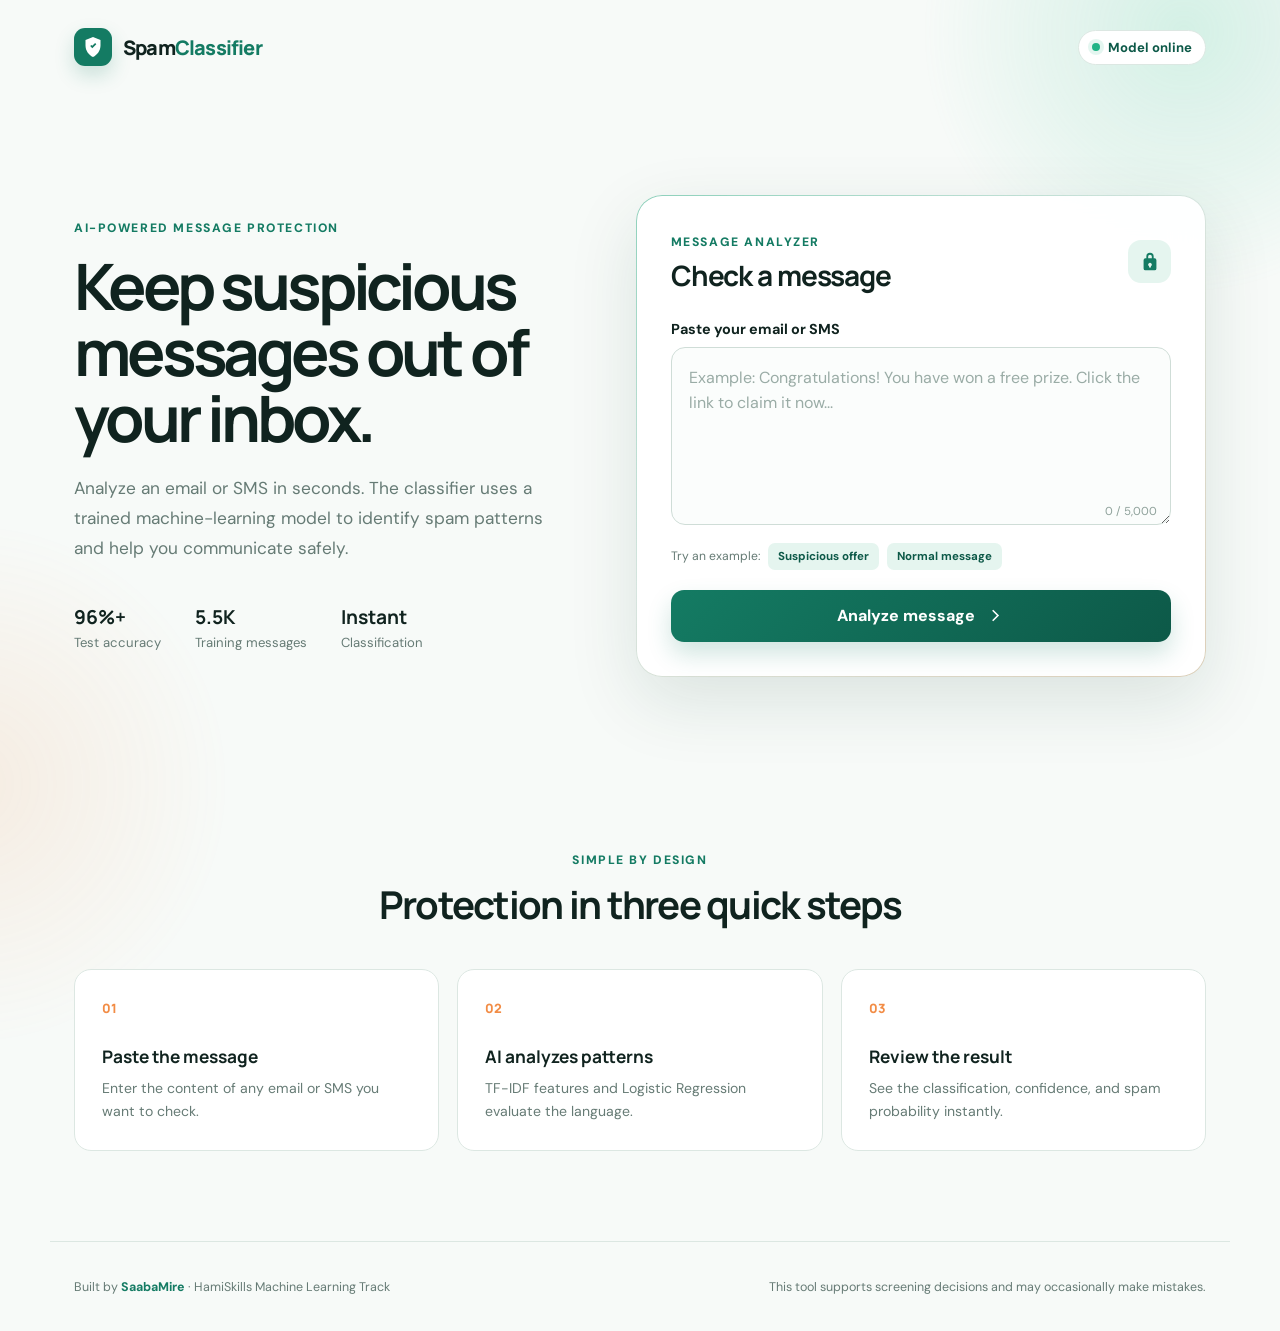
<file: docs/index.html>
<!doctype html>
<html lang="en">
  <head>
    <meta charset="UTF-8" />
    <meta name="viewport" content="width=device-width, initial-scale=1.0" />
    <meta name="description" content="Machine-learning spam email and message classification." />
    <title>Spam Email Classification</title>
    <link rel="preconnect" href="https://fonts.googleapis.com" />
    <link rel="preconnect" href="https://fonts.gstatic.com" crossorigin />
    <link href="https://fonts.googleapis.com/css2?family=DM+Sans:wght@400;500;600;700&family=Manrope:wght@600;700;800&display=swap" rel="stylesheet" />
    <link rel="stylesheet" href="style.css" />
  </head>
  <body>
    <div class="page-glow glow-one"></div>
    <div class="page-glow glow-two"></div>

    <header class="site-header">
      <a class="brand" href="/" aria-label="Spam Email Classification home">
        <span class="brand-icon" aria-hidden="true">
          <svg viewBox="0 0 24 24"><path d="M12 2 4.5 5v5.5c0 5 3.2 9.6 7.5 11.5 4.3-1.9 7.5-6.5 7.5-11.5V5L12 2Zm3.3 7.2-4 4-2.1-2.1 1.2-1.2.9.9 2.8-2.8 1.2 1.2Z"/></svg>
        </span>
        <span>Spam<span>Classifier</span></span>
      </a>
      <div class="status-pill"><span></span> Model online</div>
    </header>

    <main>
      <section class="hero">
        <div class="hero-copy">
          <div class="eyebrow">AI-powered message protection</div>
          <h1>Keep suspicious messages out of your inbox.</h1>
          <p class="hero-text">Analyze an email or SMS in seconds. The classifier uses a trained machine-learning model to identify spam patterns and help you communicate safely.</p>
          <div class="model-facts" aria-label="Model information">
            <div><strong>96%+</strong><span>Test accuracy</span></div>
            <div><strong>5.5K</strong><span>Training messages</span></div>
            <div><strong>Instant</strong><span>Classification</span></div>
          </div>
        </div>

        <div class="analyzer-card">
          <div class="card-heading">
            <div>
              <span class="step-label">Message analyzer</span>
              <h2>Check a message</h2>
            </div>
            <span class="lock-icon" aria-label="Private analysis">
              <svg viewBox="0 0 24 24"><path d="M17 8h-1V6a4 4 0 0 0-8 0v2H7a2 2 0 0 0-2 2v9a2 2 0 0 0 2 2h10a2 2 0 0 0 2-2v-9a2 2 0 0 0-2-2Zm-7-2a2 2 0 0 1 4 0v2h-4V6Zm3 10.7V18h-2v-1.3a2 2 0 1 1 2 0Z"/></svg>
            </span>
          </div>

          <form id="prediction-form">
            <label for="message">Paste your email or SMS</label>
            <div class="textarea-wrap">
              <textarea id="message" name="message" maxlength="5000" placeholder="Example: Congratulations! You have won a free prize. Click the link to claim it now..." required></textarea>
              <span id="character-count">0 / 5,000</span>
            </div>
            <div class="examples">
              <span>Try an example:</span>
              <button type="button" data-example="spam">Suspicious offer</button>
              <button type="button" data-example="ham">Normal message</button>
            </div>
            <button class="analyze-button" type="submit">
              <span class="button-label">Analyze message</span>
              <span class="spinner" aria-hidden="true"></span>
              <svg viewBox="0 0 24 24" aria-hidden="true"><path d="m9 18 6-6-6-6 1.4-1.4L17.8 12l-7.4 7.4L9 18Z"/></svg>
            </button>
          </form>

          <div id="error-message" class="error-message" role="alert"></div>

          <section id="result" class="result" aria-live="polite">
            <div class="result-top">
              <div id="result-icon" class="result-icon"></div>
              <div>
                <span>Classification</span>
                <h3 id="result-label"></h3>
              </div>
              <strong id="confidence"></strong>
            </div>
            <div class="probability-row">
              <div><span>Spam probability</span><strong id="spam-value"></strong></div>
              <div class="meter"><span id="spam-meter"></span></div>
            </div>
            <p id="result-guidance"></p>
          </section>
        </div>
      </section>

      <section class="how-it-works">
        <div class="section-heading">
          <span>Simple by design</span>
          <h2>Protection in three quick steps</h2>
        </div>
        <div class="feature-grid">
          <article>
            <span class="feature-number">01</span>
            <h3>Paste the message</h3>
            <p>Enter the content of any email or SMS you want to check.</p>
          </article>
          <article>
            <span class="feature-number">02</span>
            <h3>AI analyzes patterns</h3>
            <p>TF-IDF features and Logistic Regression evaluate the language.</p>
          </article>
          <article>
            <span class="feature-number">03</span>
            <h3>Review the result</h3>
            <p>See the classification, confidence, and spam probability instantly.</p>
          </article>
        </div>
      </section>
    </main>

    <footer>
      <p>Built by <a href="https://github.com/SaabaMire" target="_blank" rel="noreferrer">SaabaMire</a> · HamiSkills Machine Learning Track</p>
      <p>This tool supports screening decisions and may occasionally make mistakes.</p>
    </footer>

    <script src="app.js"></script>
  </body>
</html>
</file>
<file: docs/style.css>
:root {
  --ink: #10231f;
  --muted: #667b75;
  --paper: #f7faf8;
  --card: rgba(255, 255, 255, 0.94);
  --line: #dce7e2;
  --green: #147b63;
  --green-dark: #0d5948;
  --green-soft: #e5f5ef;
  --orange: #f28c45;
  --danger: #d9534f;
  --shadow: 0 24px 70px rgba(19, 65, 53, 0.12);
}

* { box-sizing: border-box; }

body {
  margin: 0;
  min-height: 100vh;
  color: var(--ink);
  background: var(--paper);
  font-family: "DM Sans", sans-serif;
  overflow-x: hidden;
}

button, textarea { font: inherit; }

.page-glow {
  position: fixed;
  width: 34rem;
  height: 34rem;
  border-radius: 999px;
  filter: blur(2px);
  pointer-events: none;
  z-index: -1;
}

.glow-one { top: -15rem; right: -11rem; background: radial-gradient(circle, rgba(91, 206, 166, .22), transparent 68%); }
.glow-two { top: 32rem; left: -19rem; background: radial-gradient(circle, rgba(242, 140, 69, .12), transparent 68%); }

.site-header {
  max-width: 1180px;
  margin: 0 auto;
  padding: 28px 24px;
  display: flex;
  align-items: center;
  justify-content: space-between;
}

.brand {
  display: flex;
  align-items: center;
  gap: 11px;
  color: var(--ink);
  text-decoration: none;
  font-family: "Manrope", sans-serif;
  font-size: 1.25rem;
  font-weight: 800;
  letter-spacing: -.04em;
}

.brand > span:last-child > span { color: var(--green); }

.brand-icon {
  width: 38px;
  height: 38px;
  display: grid;
  place-items: center;
  background: var(--green);
  border-radius: 11px;
  box-shadow: 0 9px 20px rgba(20, 123, 99, .2);
}

.brand-icon svg { width: 24px; fill: white; }

.status-pill {
  display: flex;
  align-items: center;
  gap: 8px;
  padding: 8px 13px;
  color: var(--green-dark);
  background: white;
  border: 1px solid var(--line);
  border-radius: 999px;
  font-size: .82rem;
  font-weight: 700;
}

.status-pill span {
  width: 8px;
  height: 8px;
  border-radius: 50%;
  background: #20b486;
  box-shadow: 0 0 0 4px rgba(32, 180, 134, .12);
}

main { max-width: 1180px; margin: 0 auto; padding: 34px 24px 90px; }

.hero {
  min-height: 615px;
  display: grid;
  grid-template-columns: .92fr 1.08fr;
  align-items: center;
  gap: 76px;
}

.eyebrow, .step-label, .section-heading > span {
  color: var(--green);
  font-size: .76rem;
  font-weight: 800;
  letter-spacing: .13em;
  text-transform: uppercase;
}

h1, h2, h3 { font-family: "Manrope", sans-serif; margin-top: 0; }

h1 {
  max-width: 620px;
  margin: 17px 0 22px;
  font-size: clamp(2.65rem, 5vw, 4.7rem);
  line-height: 1.03;
  letter-spacing: -.065em;
}

.hero-text {
  max-width: 560px;
  margin: 0;
  color: var(--muted);
  font-size: 1.08rem;
  line-height: 1.75;
}

.model-facts {
  margin-top: 40px;
  display: flex;
  gap: 34px;
}

.model-facts div { display: flex; flex-direction: column; gap: 4px; }
.model-facts strong { font-family: "Manrope"; font-size: 1.2rem; }
.model-facts span { color: var(--muted); font-size: .82rem; }

.analyzer-card {
  position: relative;
  padding: 34px;
  background: var(--card);
  border: 1px solid rgba(210, 227, 220, .9);
  border-radius: 26px;
  box-shadow: var(--shadow);
  backdrop-filter: blur(16px);
}

.analyzer-card::before {
  content: "";
  position: absolute;
  inset: -1px;
  border-radius: 26px;
  padding: 1px;
  background: linear-gradient(145deg, rgba(32, 180, 134, .4), transparent 45%, rgba(242, 140, 69, .26));
  mask: linear-gradient(#000 0 0) content-box, linear-gradient(#000 0 0);
  mask-composite: exclude;
  pointer-events: none;
}

.card-heading { display: flex; align-items: center; justify-content: space-between; margin-bottom: 26px; }
.card-heading h2 { margin: 5px 0 0; font-size: 1.75rem; letter-spacing: -.04em; }

.lock-icon {
  width: 43px;
  height: 43px;
  display: grid;
  place-items: center;
  border-radius: 13px;
  background: var(--green-soft);
}
.lock-icon svg { width: 22px; fill: var(--green); }

label { display: block; margin-bottom: 9px; font-size: .9rem; font-weight: 700; }
.textarea-wrap { position: relative; }

textarea {
  width: 100%;
  min-height: 178px;
  resize: vertical;
  padding: 17px 17px 36px;
  color: var(--ink);
  background: #fbfdfc;
  border: 1px solid #cfddd7;
  border-radius: 14px;
  outline: none;
  line-height: 1.6;
  transition: .2s ease;
}

textarea:focus { border-color: var(--green); box-shadow: 0 0 0 4px rgba(20, 123, 99, .1); background: white; }
textarea::placeholder { color: #9aaca6; }
#character-count { position: absolute; right: 14px; bottom: 11px; color: #8da099; font-size: .72rem; }

.examples { display: flex; align-items: center; flex-wrap: wrap; gap: 8px; margin: 13px 0 20px; }
.examples > span { color: var(--muted); font-size: .76rem; }
.examples button { padding: 6px 10px; color: var(--green-dark); background: var(--green-soft); border: 0; border-radius: 7px; font-size: .72rem; font-weight: 700; cursor: pointer; }
.examples button:hover { background: #d4eee5; }

.analyze-button {
  width: 100%;
  height: 52px;
  display: flex;
  align-items: center;
  justify-content: center;
  gap: 10px;
  color: white;
  background: linear-gradient(135deg, var(--green), var(--green-dark));
  border: 0;
  border-radius: 13px;
  box-shadow: 0 12px 24px rgba(20, 123, 99, .2);
  font-weight: 800;
  cursor: pointer;
  transition: transform .2s ease, box-shadow .2s ease;
}

.analyze-button:hover { transform: translateY(-2px); box-shadow: 0 16px 28px rgba(20, 123, 99, .25); }
.analyze-button:disabled { cursor: wait; opacity: .8; }
.analyze-button svg { width: 19px; fill: white; }

.spinner { display: none; width: 18px; height: 18px; border: 2px solid rgba(255,255,255,.35); border-top-color: white; border-radius: 50%; animation: spin .7s linear infinite; }
.loading .spinner { display: block; }
.loading .button-label, .loading svg { display: none; }
@keyframes spin { to { transform: rotate(360deg); } }

.error-message { display: none; margin-top: 16px; padding: 12px 14px; color: #a43c39; background: #fff0ef; border-radius: 10px; font-size: .86rem; }
.error-message.visible { display: block; }

.result { display: none; margin-top: 20px; padding: 20px; background: #f2faf7; border: 1px solid #cce9df; border-radius: 15px; }
.result.visible { display: block; animation: reveal .32s ease-out; }
@keyframes reveal { from { opacity: 0; transform: translateY(8px); } }
.result.spam { background: #fff4f2; border-color: #f1cfca; }

.result-top { display: flex; align-items: center; gap: 12px; }
.result-icon { width: 42px; height: 42px; display: grid; place-items: center; color: var(--green); background: white; border-radius: 12px; }
.result.spam .result-icon { color: var(--danger); }
.result-icon svg { width: 24px; fill: currentColor; }
.result-top > div:nth-child(2) { flex: 1; }
.result-top span { color: var(--muted); font-size: .7rem; text-transform: uppercase; letter-spacing: .08em; }
.result-top h3 { margin: 2px 0 0; font-size: 1.2rem; }
.result-top > strong { color: var(--green); font-size: .8rem; }
.result.spam .result-top > strong { color: var(--danger); }

.probability-row { margin-top: 17px; }
.probability-row > div:first-child { display: flex; justify-content: space-between; margin-bottom: 7px; color: var(--muted); font-size: .75rem; }
.meter { height: 7px; overflow: hidden; background: rgba(86, 112, 104, .13); border-radius: 99px; }
.meter span { display: block; height: 100%; width: 0; background: var(--green); border-radius: inherit; transition: width .6s ease; }
.result.spam .meter span { background: var(--danger); }
.result > p { margin: 15px 0 0; color: var(--muted); font-size: .8rem; line-height: 1.55; }

.how-it-works { padding-top: 105px; }
.section-heading { text-align: center; }
.section-heading h2 { margin: 9px 0 38px; font-size: clamp(1.8rem, 3vw, 2.55rem); letter-spacing: -.045em; }
.feature-grid { display: grid; grid-template-columns: repeat(3, 1fr); gap: 18px; }
.feature-grid article { padding: 27px; background: white; border: 1px solid var(--line); border-radius: 17px; }
.feature-number { display: inline-block; margin-bottom: 28px; color: var(--orange); font-family: "Manrope"; font-size: .8rem; font-weight: 800; }
.feature-grid h3 { margin-bottom: 9px; font-size: 1.08rem; }
.feature-grid p { margin: 0; color: var(--muted); font-size: .88rem; line-height: 1.65; }

footer {
  max-width: 1180px;
  margin: 0 auto;
  padding: 24px;
  display: flex;
  justify-content: space-between;
  gap: 20px;
  color: var(--muted);
  border-top: 1px solid var(--line);
  font-size: .78rem;
}
footer a { color: var(--green); font-weight: 700; text-decoration: none; }

@media (max-width: 880px) {
  .hero { grid-template-columns: 1fr; gap: 48px; }
  .hero-copy { text-align: center; }
  .hero-text { margin-inline: auto; }
  .model-facts { justify-content: center; }
  .feature-grid { grid-template-columns: 1fr; }
}

@media (max-width: 560px) {
  .site-header { padding: 20px 18px; }
  .status-pill { font-size: 0; padding: 10px; }
  main { padding: 22px 16px 65px; }
  h1 { font-size: 2.65rem; }
  .model-facts { gap: 18px; }
  .model-facts strong { font-size: 1rem; }
  .analyzer-card { padding: 23px; border-radius: 20px; }
  .result-top { flex-wrap: wrap; }
  .result-top > strong { width: 100%; margin-left: 54px; }
  footer { flex-direction: column; padding: 22px 18px; }
}
</file>
